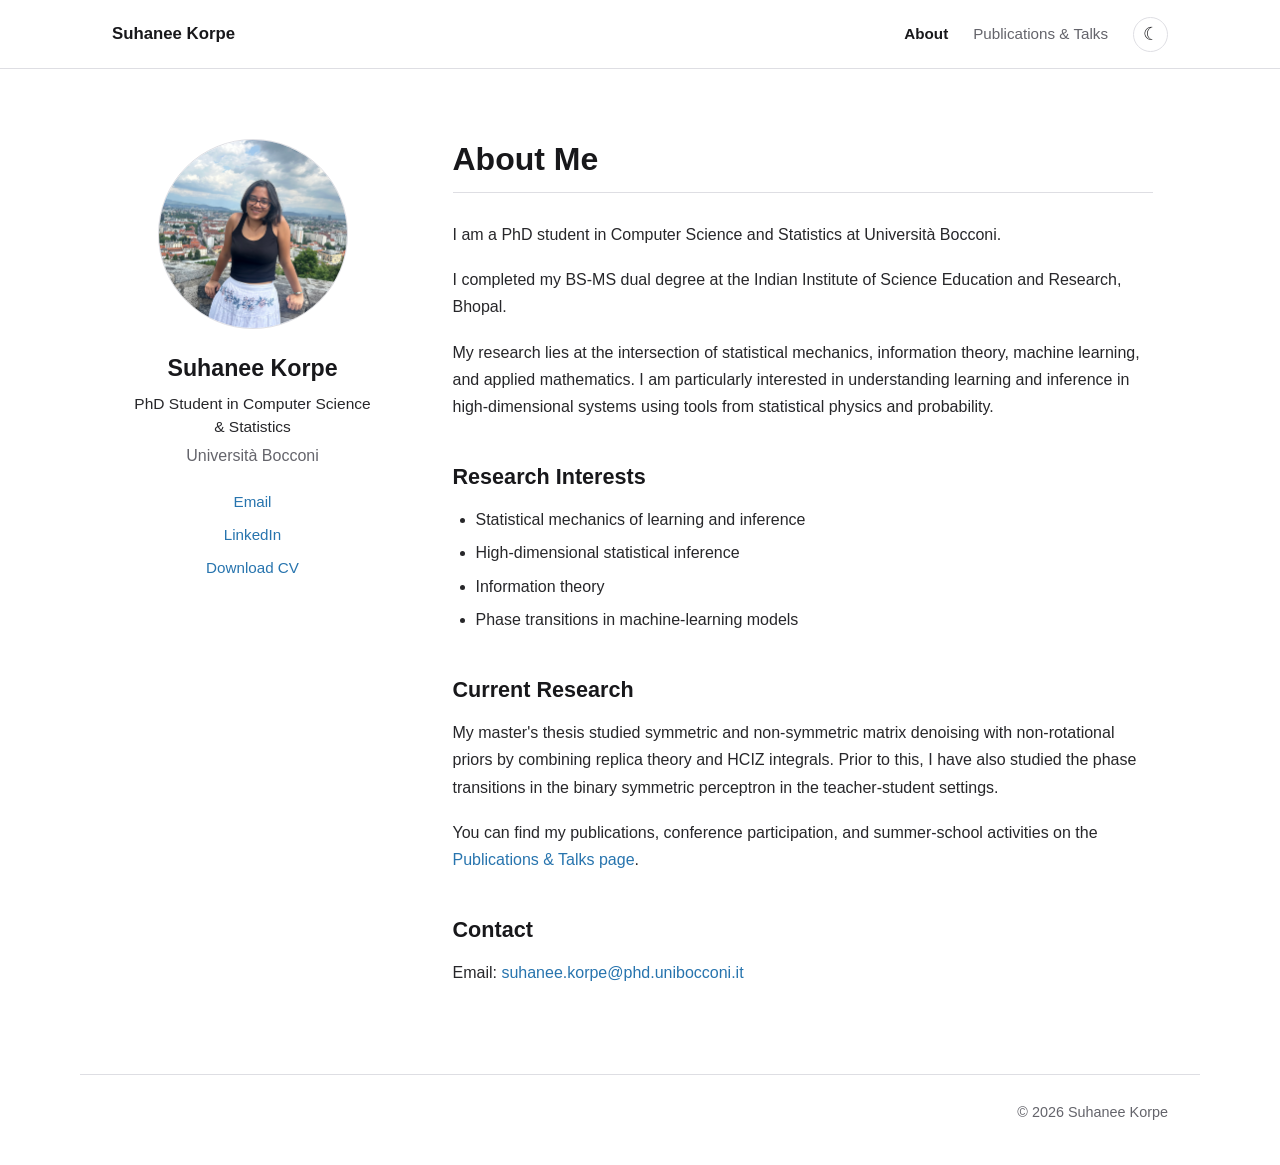
<file: index.html>
<!DOCTYPE html>
<html lang="en">
<head>
  <meta charset="UTF-8">

  <meta
    name="viewport"
    content="width=device-width, initial-scale=1.0"
  >

  <meta
    name="description"
    content="Academic website of Suhanee Korpe, PhD student in Computer Science and Statistics at Università Bocconi."
  >

  <title>Suhanee Korpe</title>

  <link rel="stylesheet" href="style.css">
  <script src="script.js" defer></script>
</head>

<body>
  <!-- Top navigation -->
  <header class="topbar">
    <nav class="navigation">
      <a class="site-name" href="index.html">
        Suhanee Korpe
      </a>

      <div class="nav-links">
  <a class="active" href="index.html">About</a>

  <a href="academic.html">
    Publications & Talks
  </a>

  <button
    id="theme-toggle"
    class="theme-toggle"
    type="button"
    aria-label="Switch between light and dark mode"
  >
    ☾
  </button>
</div>
    </nav>
  </header>

  <div class="page-layout">
    <!-- Profile sidebar -->
    <aside class="profile">
      <img
        class="profile-photo"
        src="profile.jpeg"
        alt="Portrait of Suhanee Korpe"
      >

      <h1>Suhanee Korpe</h1>

      <p class="profile-position">
        PhD Student in Computer Science & Statistics
      </p>

      <p class="profile-university">
        Università Bocconi
      </p>

      <div class="profile-links">
        <a href="mailto:suhanee21@iiserb.ac.in">
          Email
        </a>

        <a
          href="https://www.linkedin.com/in/suhanee-korpe"
          target="_blank"
          rel="noopener noreferrer"
        >
          LinkedIn
        </a>

        <!-- Replace YOUR-USERNAME with your GitHub username. -->
        <a
          href="Suhanee_Korpe_CV.pdf"
          target="_blank"
          rel="noopener noreferrer"
        >
          Download CV
        </a>
      </div>
    </aside>

    <!-- Main page content -->
    <main class="content">
      <h2>About Me</h2>

      <p>
        I am a PhD student in Computer Science and Statistics at
          Università Bocconi.
      </p>

      <p>
        I completed my BS-MS dual degree at the
        Indian Institute of Science Education and Research, Bhopal.
      </p>

      <p>
        My research lies at the intersection of statistical mechanics,
        information theory, machine learning, and applied mathematics.
        I am particularly interested in understanding learning and
        inference in high-dimensional systems using tools from
        statistical physics and probability.
      </p>

      <h3>Research Interests</h3>

      <ul>
        <li>Statistical mechanics of learning and inference</li>
        <li>High-dimensional statistical inference</li>
        <li>Information theory</li>
        <li>Phase transitions in machine-learning models</li>
      </ul>

      <h3>Current Research</h3>

      <p>
        My master's thesis studied symmetric and non-symmetric matrix
        denoising with non-rotational priors by combining replica theory
        and HCIZ integrals. Prior to this, I have also studied the phase transitions in the binary symmetric
        perceptron in the teacher-student settings.
      </p>

     <p>
  You can find my publications, conference participation, and
  summer-school activities on the
  <a href="academic.html">Publications & Talks page</a>.
</p>

      <h3>Contact</h3>

      <p>
        Email:
        <a href="mailto:suhanee.korpe@phd.unibocconi.it">
          suhanee.korpe@phd.unibocconi.it
        </a>
      </p>
    </main>
  </div>

  <!-- Footer -->
<footer>
  <p>© 2026 Suhanee Korpe</p>
</footer>
</body>
</html>
</file>
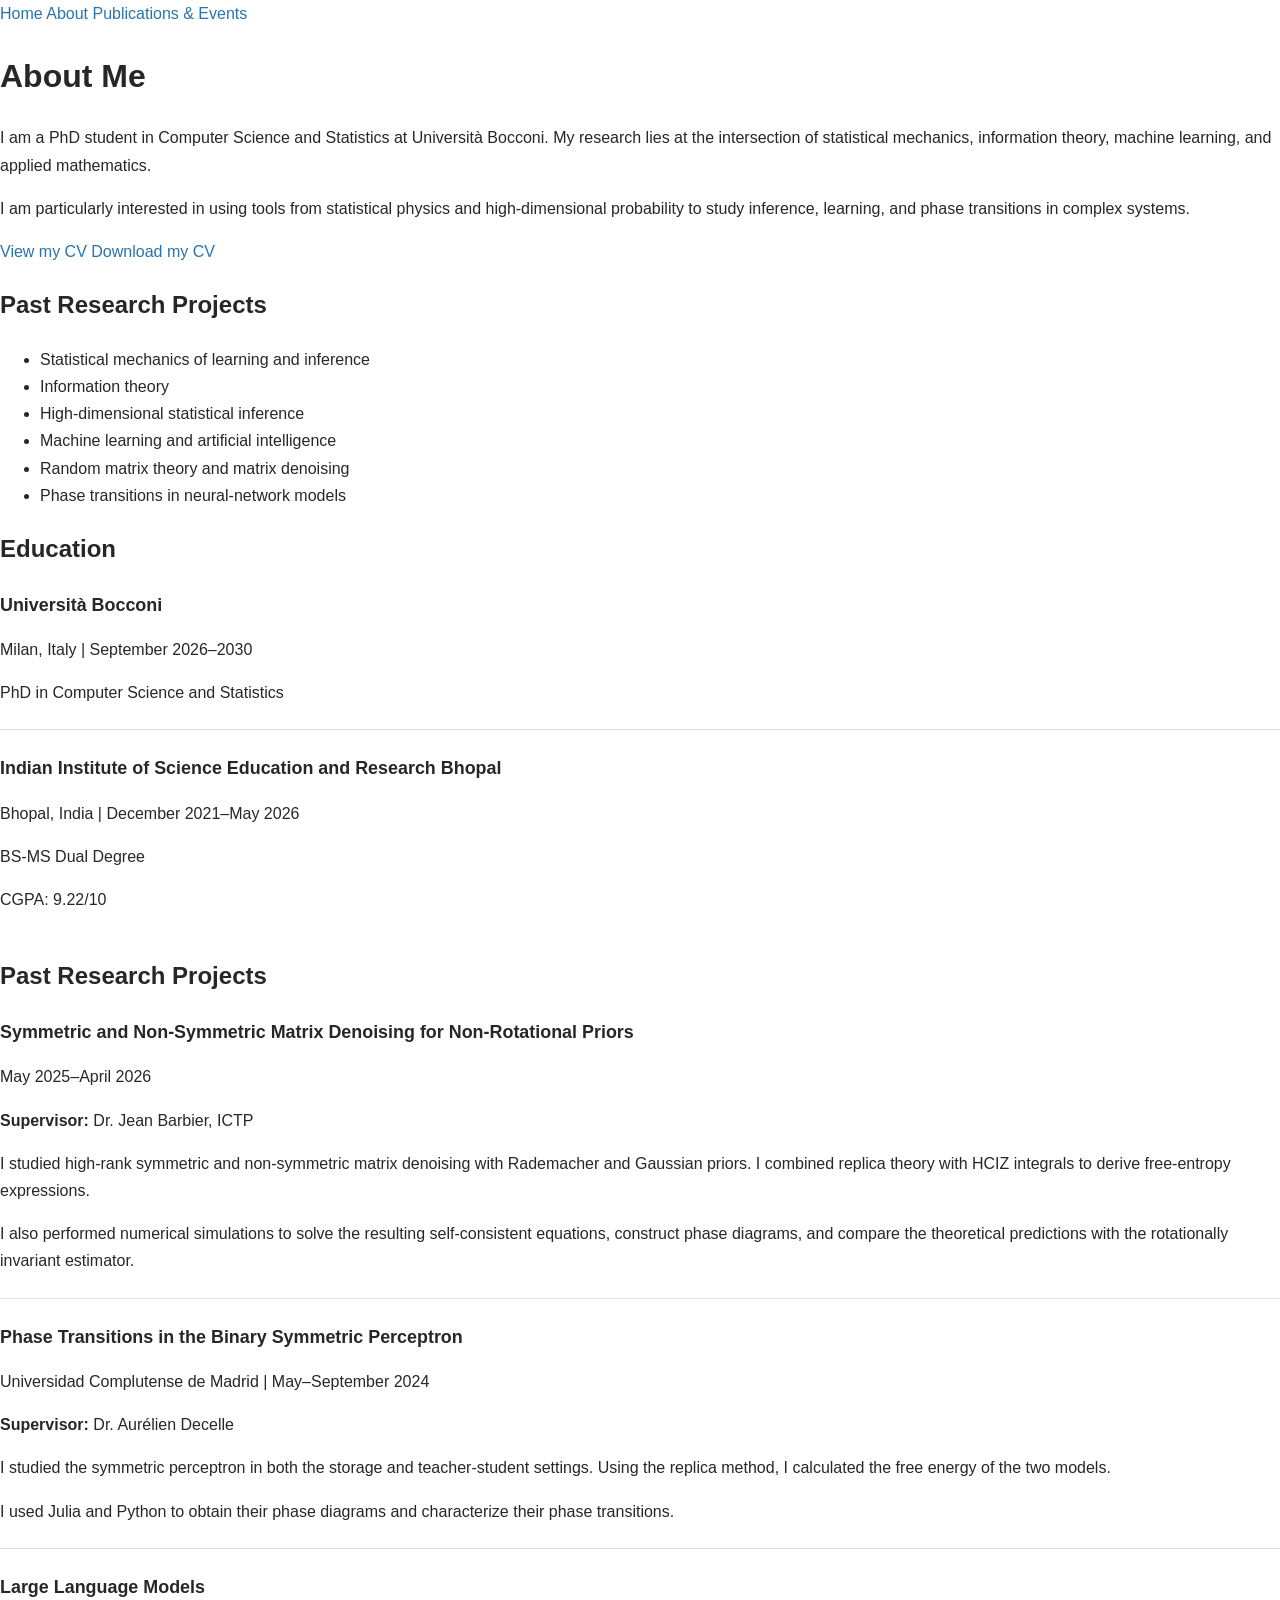
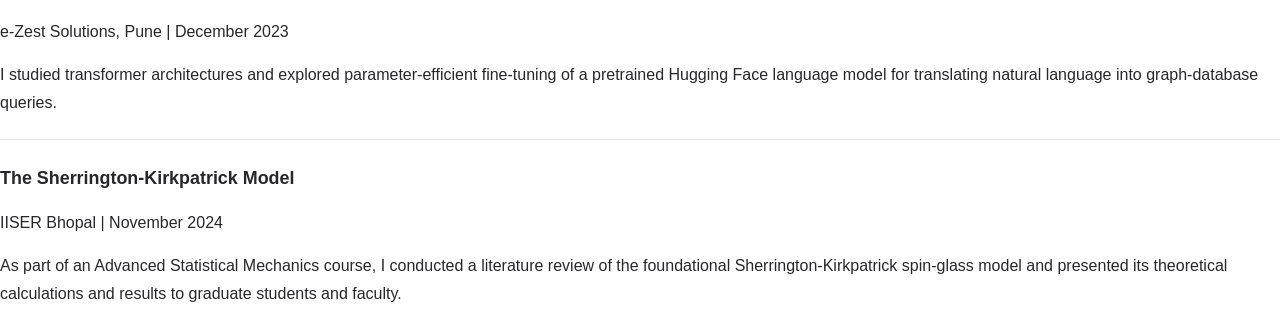
<file: about.html>
<!DOCTYPE html>
<html lang="en">
<head>
  <meta charset="UTF-8">
  <meta name="viewport" content="width=device-width, initial-scale=1.0">

  <title>About | Suhanee Korpe</title>
  <link rel="stylesheet" href="style.css">
</head>

<body>
  <nav>
    <a href="index.html">Home</a>
    <a href="about.html">About</a>
    <a href="academic.html">Publications & Events</a>
  </nav>

  <main>
    <h1>About Me</h1>

    <p>
      I am a PhD student in Computer Science and Statistics at
      Università Bocconi. My research lies at the intersection of
      statistical mechanics, information theory, machine learning,
      and applied mathematics.
    </p>

    <p>
      I am particularly interested in using tools from statistical
      physics and high-dimensional probability to study inference,
      learning, and phase transitions in complex systems.
    </p>

    <a class="button"
       href="Suhanee_Korpe_CV.pdf"
       target="_blank"
       rel="noopener noreferrer">
      View my CV
    </a>

    <a class="button secondary"
       href="Suhanee_Korpe_CV.pdf"
       download>
      Download my CV
    </a>

    <section id="research-projects">
    <h2>Past Research Projects</h2>

      <ul>
        <li>Statistical mechanics of learning and inference</li>
        <li>Information theory</li>
        <li>High-dimensional statistical inference</li>
        <li>Machine learning and artificial intelligence</li>
        <li>Random matrix theory and matrix denoising</li>
        <li>Phase transitions in neural-network models</li>
      </ul>
    </section>

    <section>
      <h2>Education</h2>

      <article class="entry">
        <h3>Università Bocconi</h3>
        <p class="metadata">Milan, Italy | September 2026–2030</p>
        <p>PhD in Computer Science and Statistics</p>
      </article>

      <article class="entry">
        <h3>
          Indian Institute of Science Education and Research Bhopal
        </h3>
        <p class="metadata">Bhopal, India | December 2021–May 2026</p>
        <p>BS-MS Dual Degree</p>
        <p>CGPA: 9.22/10</p>
      </article>
    </section>

    <section>
      <h2>Past Research Projects</h2>

      <article class="entry">
        <h3>
          Symmetric and Non-Symmetric Matrix Denoising for
          Non-Rotational Priors
        </h3>

        <p class="metadata">
          May 2025–April 2026
        </p>

        <p>
          <strong>Supervisor:</strong>
          Dr. Jean Barbier, ICTP
        </p>

        <p>
          I studied high-rank symmetric and non-symmetric matrix
          denoising with Rademacher and Gaussian priors. I combined
          replica theory with HCIZ integrals to derive free-entropy
          expressions.
        </p>

        <p>
          I also performed numerical simulations to solve the
          resulting self-consistent equations, construct phase
          diagrams, and compare the theoretical predictions with
          the rotationally invariant estimator.
        </p>
      </article>

      <article class="entry">
        <h3>Phase Transitions in the Binary Symmetric Perceptron</h3>

        <p class="metadata">
          Universidad Complutense de Madrid | May–September 2024
        </p>

        <p>
          <strong>Supervisor:</strong>
          Dr. Aurélien Decelle
        </p>

        <p>
          I studied the symmetric perceptron in both the storage and
          teacher-student settings. Using the replica method, I
          calculated the free energy of the two models.
        </p>

        <p>
          I used Julia and Python to obtain their phase diagrams and
          characterize their phase transitions.
        </p>
      </article>

      <article class="entry">
        <h3>Large Language Models</h3>

        <p class="metadata">
          e-Zest Solutions, Pune | December 2023
        </p>

        <p>
          I studied transformer architectures and explored
          parameter-efficient fine-tuning of a pretrained Hugging
          Face language model for translating natural language into
          graph-database queries.
        </p>
      </article>

      <article class="entry">
        <h3>The Sherrington-Kirkpatrick Model</h3>

        <p class="metadata">
          IISER Bhopal | November 2024
        </p>

        <p>
          As part of an Advanced Statistical Mechanics course, I
          conducted a literature review of the foundational
          Sherrington-Kirkpatrick spin-glass model and presented its
          theoretical calculations and results to graduate students
          and faculty.
        </p>
      </article>
    </section>
  </main>
</body>
</html>
</file>
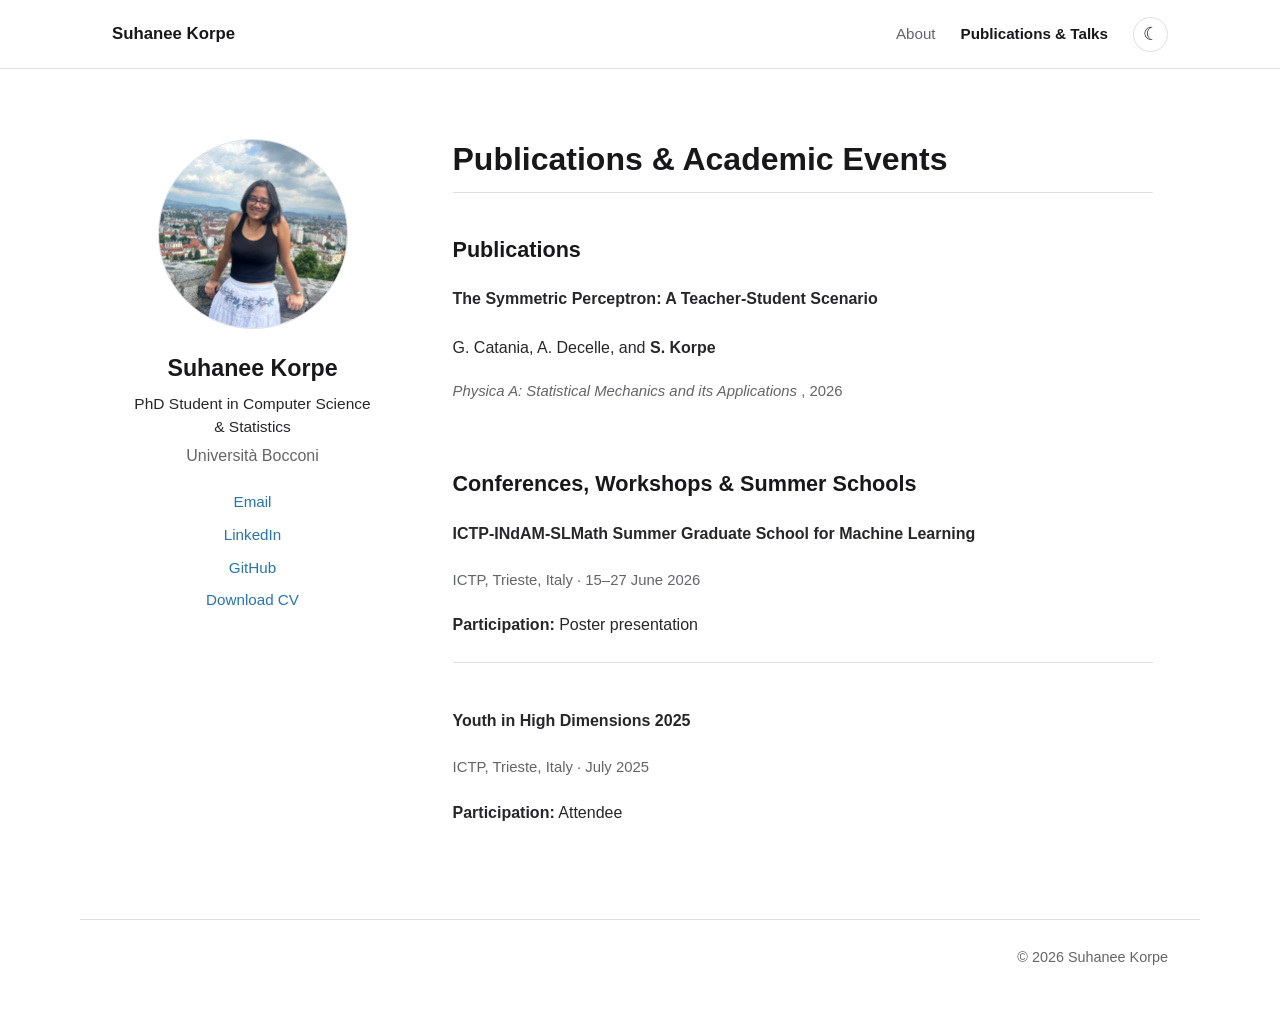
<file: academic.html>
<!DOCTYPE html>
<html lang="en">
<head>
  <meta charset="UTF-8">

  <meta
    name="viewport"
    content="width=device-width, initial-scale=1.0"
  >

  <meta
    name="description"
    content="Publications, conferences, workshops, and summer schools attended by Suhanee Korpe."
  >

  <title>Publications & Talks | Suhanee Korpe</title>

  <link rel="stylesheet" href="style.css">
  <script src="script.js" defer></script>
</head>

<body>
  <!-- Top navigation -->
  <header class="topbar">
    <nav class="navigation">
      <a class="site-name" href="index.html">
        Suhanee Korpe
      </a>

      <div class="nav-links">
        <a href="index.html">About</a>

        <a class="active" href="academic.html">
          Publications & Talks
        </a>

        <button
          id="theme-toggle"
          class="theme-toggle"
          type="button"
          aria-label="Switch between light and dark mode"
        >
          ☾
        </button>
      </div>
    </nav>
  </header>

  <div class="page-layout">
    <!-- Profile sidebar -->
    <aside class="profile">
      <img
        class="profile-photo"
        src="profile.jpeg"
        alt="Portrait of Suhanee Korpe"
      >

      <h1>Suhanee Korpe</h1>

      <p class="profile-position">
        PhD Student in Computer Science & Statistics
      </p>

      <p class="profile-university">
        Università Bocconi
      </p>

      <div class="profile-links">
        <a href="mailto:suhanee21@iiserb.ac.in">
          Email
        </a>

        <a
          href="https://www.linkedin.com/in/suhanee-korpe"
          target="_blank"
          rel="noopener noreferrer"
        >
          LinkedIn
        </a>

        <!-- Replace YOUR-USERNAME with your GitHub username. -->
        <a
          href="https://github.com/YOUR-USERNAME"
          target="_blank"
          rel="noopener noreferrer"
        >
          GitHub
        </a>

        <a
          href="Suhanee_Korpe_CV.pdf"
          target="_blank"
          rel="noopener noreferrer"
        >
          Download CV
        </a>
      </div>
    </aside>

    <!-- Main page content -->
    <main class="content">
      <h2>Publications & Academic Events</h2>

      <!-- Publications -->
      <section>
        <h3>Publications</h3>

        <article class="entry">
          <h4>
            The Symmetric Perceptron: A Teacher-Student Scenario
          </h4>

          <p>
            G. Catania, A. Decelle, and
            <strong>S. Korpe</strong>
          </p>

          <p class="entry-meta">
            <em>
              Physica A: Statistical Mechanics and its Applications
            </em>, 2026
          </p>

          <!-- Add links when available.

          <p class="publication-links">
            <a
              href="PAPER-URL"
              target="_blank"
              rel="noopener noreferrer"
            >
              Journal
            </a>

            <a
              href="ARXIV-URL"
              target="_blank"
              rel="noopener noreferrer"
            >
              arXiv
            </a>
          </p>

          -->
        </article>
      </section>

      <!-- Conferences, workshops, and summer schools -->
      <section>
        <h3>Conferences, Workshops & Summer Schools</h3>

        <article class="entry">
          <h4>
            ICTP-INdAM-SLMath Summer Graduate School for Machine Learning
          </h4>

          <p class="entry-meta">
            ICTP, Trieste, Italy · 15–27 June 2026
          </p>

          <p>
            <strong>Participation:</strong> Poster presentation
          </p>


          <!-- Add your poster after uploading it.

          <p>
            <a
              href="poster.pdf"
              target="_blank"
              rel="noopener noreferrer"
            >
              View poster
            </a>
          </p>

          -->
        </article>

        <article class="entry">
          <h4>Youth in High Dimensions 2025</h4>

          <p class="entry-meta">
            ICTP, Trieste, Italy · July 2025
          </p>

          <p>
            <strong>Participation:</strong> Attendee
          </p>
        </article>
      </section>
    </main>
  </div>

  <!-- Footer -->
<footer>
  <p>© 2026 Suhanee Korpe</p>
</footer>
  
</body>
</html>
</file>
<file: style.css>
/* -----------------------------------------
   Theme colors
   ----------------------------------------- */

:root {
  --background: #ffffff;
  --surface: #f5f6f7;
  --text: #27272a;
  --secondary-text: #64646b;
  --heading: #18181b;
  --link: #2774ae;
  --border: #dedee3;
  --nav-background: rgba(255, 255, 255, 0.94);
}

html[data-theme="dark"] {
  --background: #17181a;
  --surface: #222326;
  --text: #e4e4e7;
  --secondary-text: #aaaab2;
  --heading: #fafafa;
  --link: #78b7e5;
  --border: #37383d;
  --nav-background: rgba(23, 24, 26, 0.94);
}


/* -----------------------------------------
   General settings
   ----------------------------------------- */

* {
  box-sizing: border-box;
}

html {
  scroll-behavior: smooth;
}

body {
  min-height: 100vh;
  margin: 0;
  font-family:
    -apple-system,
    BlinkMacSystemFont,
    "Segoe UI",
    Helvetica,
    Arial,
    sans-serif;
  font-size: 16px;
  line-height: 1.7;
  color: var(--text);
  background: var(--background);
  transition:
    color 0.2s ease,
    background-color 0.2s ease;
}

a {
  color: var(--link);
  text-decoration: none;
}

a:hover,
a:focus {
  text-decoration: underline;
}


/* -----------------------------------------
   Top navigation
   ----------------------------------------- */

.topbar {
  position: sticky;
  top: 0;
  z-index: 100;
  background: var(--nav-background);
  border-bottom: 1px solid var(--border);
  backdrop-filter: blur(10px);
}

.navigation {
  display: flex;
  align-items: center;
  justify-content: space-between;
  max-width: 1120px;
  min-height: 68px;
  margin: 0 auto;
  padding: 0 32px;
}

.site-name {
  color: var(--heading);
  font-size: 1.05rem;
  font-weight: 650;
  text-decoration: none;
}

.site-name:hover {
  text-decoration: none;
}

.nav-links {
  display: flex;
  align-items: center;
  gap: 25px;
}

.nav-links a {
  color: var(--secondary-text);
  font-size: 0.95rem;
}

.nav-links a:hover,
.nav-links a.active {
  color: var(--heading);
  text-decoration: none;
}

.nav-links a.active {
  font-weight: 600;
}


/* -----------------------------------------
   Light/dark-mode button
   ----------------------------------------- */

.theme-toggle {
  display: grid;
  width: 35px;
  height: 35px;
  padding: 0;
  color: var(--heading);
  font-size: 1.1rem;
  cursor: pointer;
  background: transparent;
  border: 1px solid var(--border);
  border-radius: 50%;
  place-items: center;
}

.theme-toggle:hover {
  background: var(--surface);
}


/* -----------------------------------------
   Main two-column layout
   ----------------------------------------- */

.page-layout {
  display: grid;
  grid-template-columns: 250px minmax(0, 700px);
  gap: 75px;
  justify-content: center;
  max-width: 1120px;
  margin: 0 auto;
  padding: 70px 32px;
}


/* -----------------------------------------
   Profile sidebar
   ----------------------------------------- */

.profile {
  text-align: center;
}

.profile-photo {
  display: block;
  width: 190px;
  height: 190px;
  margin: 0 auto 24px;
  object-fit: cover;
  object-position: center;
  border: 1px solid var(--border);
  border-radius: 50%;
}

.profile h1 {
  margin: 0 0 9px;
  color: var(--heading);
  font-size: 1.45rem;
  line-height: 1.3;
}

.profile-position {
  margin: 0;
  color: var(--text);
  font-size: 0.97rem;
  line-height: 1.5;
}

.profile-university {
  margin: 3px 0 20px;
  color: var(--secondary-text);
}

.profile-links {
  display: flex;
  flex-direction: column;
  align-items: center;
  gap: 7px;
  margin-top: 20px;
}

.profile-links a {
  font-size: 0.95rem;
}


/* -----------------------------------------
   Main content
   ----------------------------------------- */

.content {
  min-width: 0;
}

.content h2 {
  margin: 0 0 28px;
  padding-bottom: 13px;
  color: var(--heading);
  font-size: 2rem;
  line-height: 1.25;
  border-bottom: 1px solid var(--border);
}

.content h3 {
  margin: 42px 0 15px;
  color: var(--heading);
  font-size: 1.35rem;
  line-height: 1.35;
}

.content p {
  margin: 0 0 18px;
}

.content ul {
  margin: 0 0 22px;
  padding-left: 23px;
}

.content li {
  margin-bottom: 6px;
}


/* -----------------------------------------
   CV and research entries
   ----------------------------------------- */

.entry {
  margin: 0;
  padding: 23px 0;
  border-bottom: 1px solid var(--border);
}

.entry:first-of-type {
  padding-top: 0;
}

.entry:last-child {
  border-bottom: 0;
}

.entry h3 {
  margin: 0 0 6px;
  font-size: 1.12rem;
}

.entry-meta {
  margin-bottom: 8px;
  color: var(--secondary-text);
  font-size: 0.93rem;
}

.entry p:last-child {
  margin-bottom: 0;
}

.cv-link {
  display: inline-block;
  margin: 0 15px 25px 0;
  font-weight: 600;
}


/* -----------------------------------------
   Footer
   ----------------------------------------- */

footer {
  max-width: 1120px;
  margin: 0 auto;
  padding: 25px 32px 40px;
  color: var(--secondary-text);
  font-size: 0.9rem;
  text-align: right;
  border-top: 1px solid var(--border);
}

footer p {
  margin: 0;
}


/* -----------------------------------------
   Accessibility
   ----------------------------------------- */

a:focus-visible,
button:focus-visible {
  outline: 3px solid rgba(39, 116, 174, 0.35);
  outline-offset: 3px;
}


/* -----------------------------------------
   Tablet layout
   ----------------------------------------- */

@media (max-width: 850px) {
  .page-layout {
    grid-template-columns: 200px minmax(0, 1fr);
    gap: 45px;
  }

  .profile-photo {
    width: 155px;
    height: 155px;
  }
}


/* -----------------------------------------
   Mobile layout
   ----------------------------------------- */

@media (max-width: 650px) {
  .navigation {
    align-items: flex-start;
    flex-direction: column;
    gap: 12px;
    padding: 17px 20px;
  }

  .nav-links {
    width: 100%;
    gap: 16px;
  }

  .theme-toggle {
    margin-left: auto;
  }

  .page-layout {
    display: block;
    padding: 45px 20px;
  }

  .profile {
    margin-bottom: 55px;
  }

  .profile-photo {
    width: 170px;
    height: 170px;
  }

  .content h2 {
    font-size: 1.75rem;
  }

  footer {
    padding: 25px 20px 35px;
    text-align: center;
  }
}
</file>
